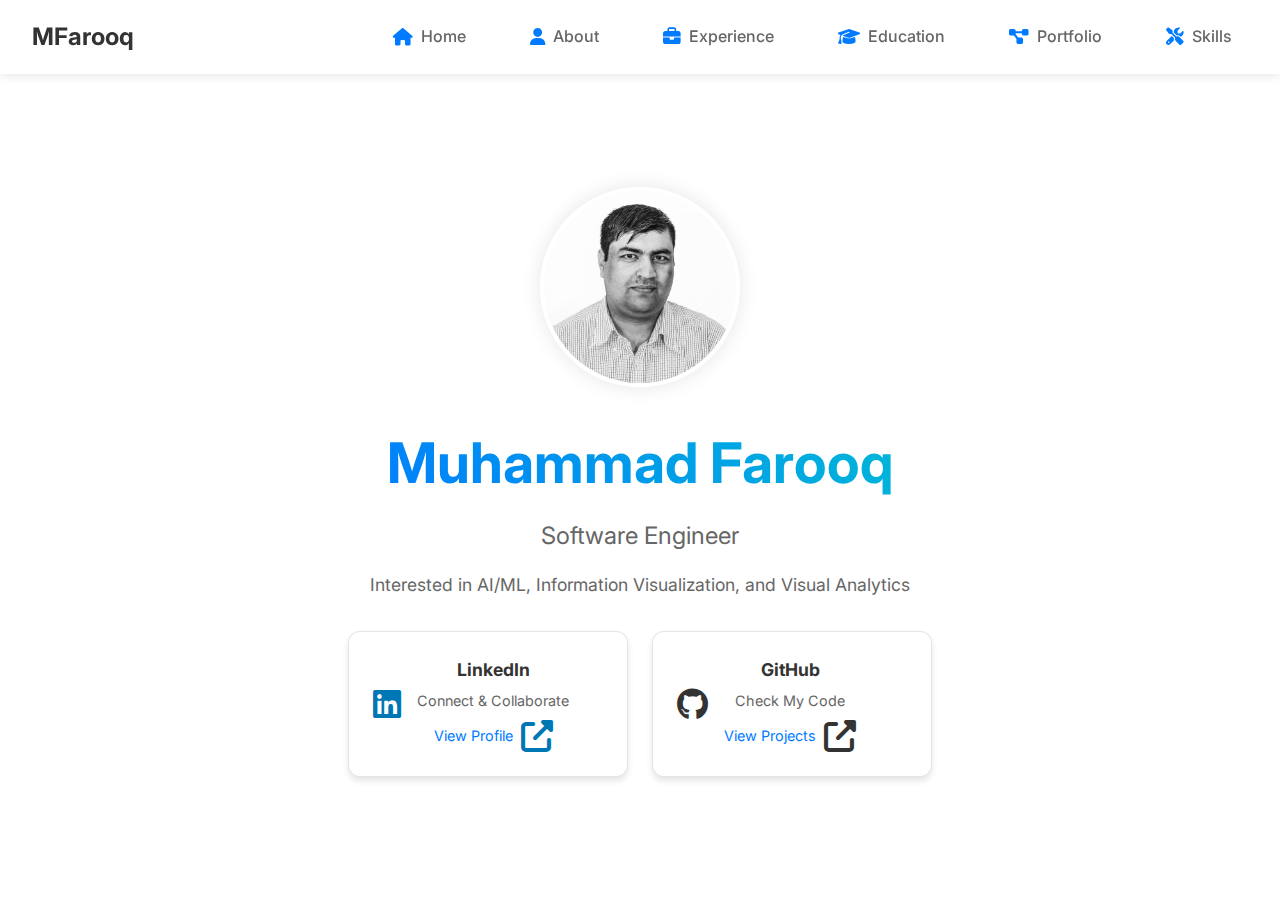
<file: index.html>
<!DOCTYPE html>
<html lang="en">
  <head>
    <meta charset="UTF-8" />
    <meta name="viewport" content="width=device-width, initial-scale=1" />
    <title>Muhammad Farooq - Software Engineer</title>
    <meta name="description" content="Personal portfolio of Muhammad Farooq - Software Engineer" />
    
    <!-- Stylesheets -->
    <link rel="stylesheet" href="css/main.css" />
    <link rel="stylesheet" href="css/index.css" />
    <link rel="stylesheet" href="https://cdnjs.cloudflare.com/ajax/libs/font-awesome/6.5.1/css/all.min.css" />
    
    <!-- Optional: Add Google Fonts -->
    <link href="https://fonts.googleapis.com/css2?family=Inter:wght@400;500;600;700&display=swap" rel="stylesheet">
  </head>
  <body>
    <!-- Modern NavBar -->
    <nav class="navbar">
      <div class="nav-brand">
        <a href="/">MFarooq</a>
      </div>
      
      <div class="nav-toggle" id="nav-toggle">
        <i class="fas fa-bars"></i>
      </div>

      <div class="nav-menu" id="nav-menu">
        <div class="nav-list">
          <a href="/" class="nav-link active">
            <i class="fas fa-home"></i>
            <span>Home</span>
          </a>
          <a href="https://www.linkedin.com/in/MFarooqRajput/" class="nav-link" target="_blank">
            <i class="fas fa-user"></i>
            <span>About</span>
          </a>
          <a href="https://www.linkedin.com/in/mfarooqrajput/details/experience/" class="nav-link" target="_blank">
            <i class="fas fa-briefcase"></i>
            <span>Experience</span>
          </a>
          <a href="https://www.linkedin.com/in/mfarooqrajput/details/education/" class="nav-link" target="_blank">
            <i class="fas fa-graduation-cap"></i>
            <span>Education</span>
          </a>
          <a href="portfolio.html" class="nav-link">
            <i class="fas fa-project-diagram"></i>
            <span>Portfolio</span>
          </a>
          <a href="skills.html" class="nav-link">
            <i class="fas fa-tools"></i>
            <span>Skills</span>
          </a>
        </div>
      </div>
    </nav>

    <!-- Hero Section -->
    <section class="hero" id="home">
      <div class="hero-container">
        <div class="hero-content">
          <div class="profile-image">
            <img src="assets/images/profile.jpg" alt="Muhammad Farooq" />
          </div>
          <h1 class="hero-title">Muhammad Farooq</h1>
          <p class="hero-subtitle">Software Engineer</p>
          <p class="hero-text">Interested in AI/ML, Information Visualization, and Visual Analytics</p>
          
          <!-- Professional Profiles Section -->
          <div class="professional-profiles">
            <div class="profile-card linkedin">
              <i class="fab fa-linkedin"></i>
              <div class="profile-info">
                <h3>LinkedIn</h3>
                <p>Connect & Collaborate</p>
                <a href="https://www.linkedin.com/in/MFarooqRajput/" target="_blank" class="profile-link">
                  View Profile <i class="fas fa-external-link-alt"></i>
                </a>
              </div>
            </div>
            
            <div class="profile-card github">
              <i class="fab fa-github"></i>
              <div class="profile-info">
                <h3>GitHub</h3>
                <p>Check My Code</p>
                <a href="https://www.github.com/MFarooqRajput" target="_blank" class="profile-link">
                  View Projects <i class="fas fa-external-link-alt"></i>
                </a>
              </div>
            </div>
          </div>
        </div>
      </div>
    </section>

    <!-- Scripts -->
    <script src="js/main.js"></script>
  </body>
</html>
</file>
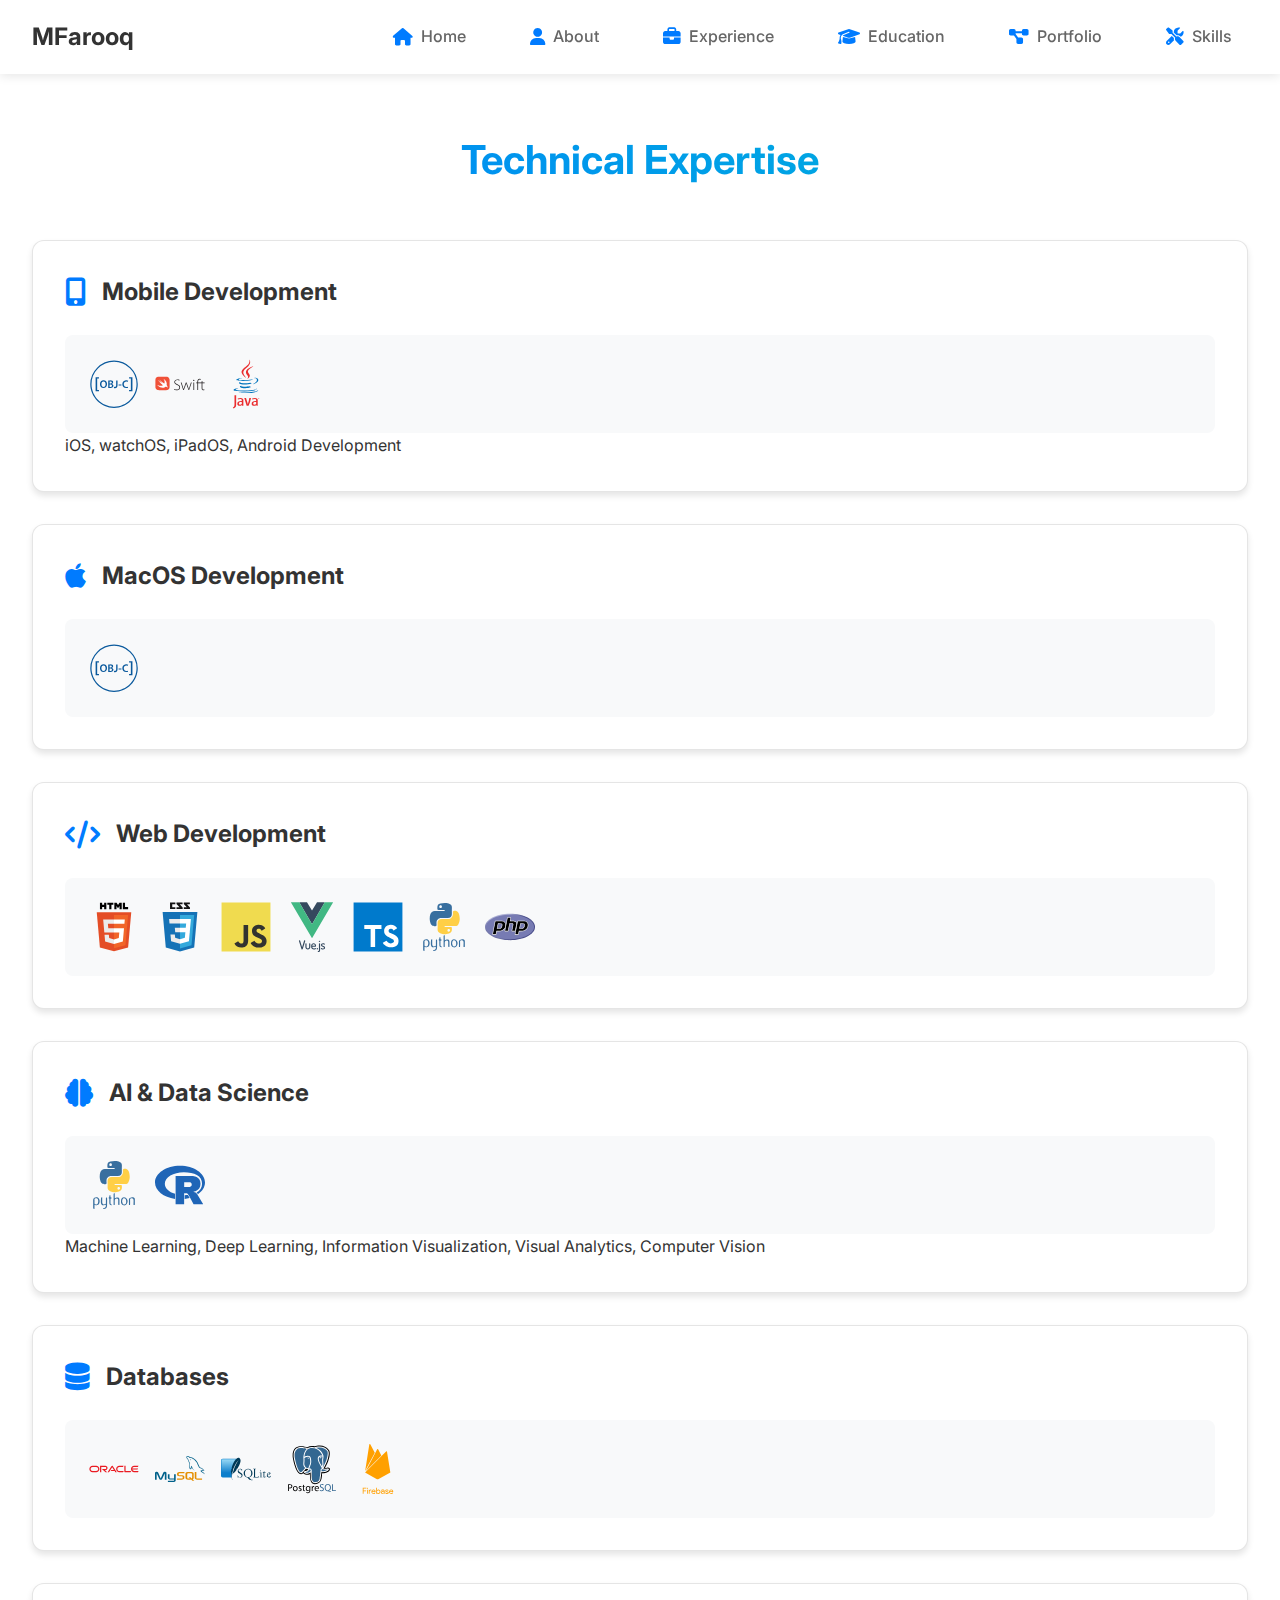
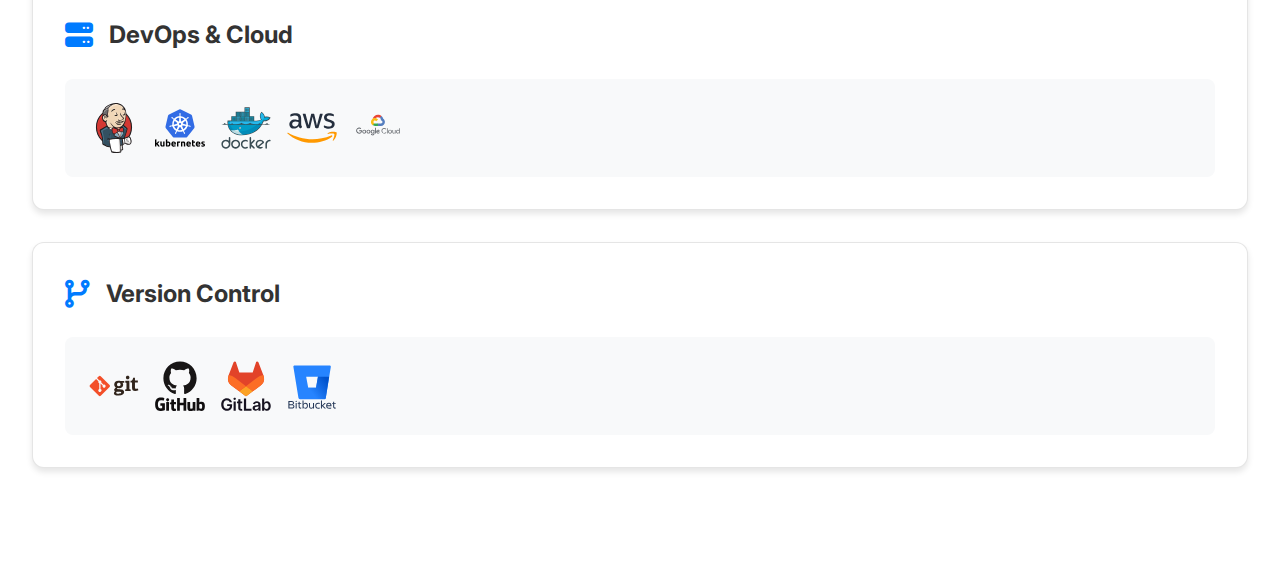
<file: skills.html>
<!DOCTYPE html>
<html lang="en">
  <head>
    <meta charset="UTF-8" />
    <meta name="viewport" content="width=device-width, initial-scale=1" />
    <title>Muhammad Farooq - Skills</title>
    <meta name="description" content="Skills and expertise of Muhammad Farooq - Software Engineer" />
    
    <!-- Stylesheets -->
    <link rel="stylesheet" href="css/main.css" />
    <link rel="stylesheet" href="css/skills.css" />
    <link rel="stylesheet" href="https://cdnjs.cloudflare.com/ajax/libs/font-awesome/6.5.1/css/all.min.css" />
    <link href="https://fonts.googleapis.com/css2?family=Inter:wght@400;500;600;700&display=swap" rel="stylesheet">
  </head>
  <body>
    <!-- Modern NavBar -->
    <nav class="navbar">
      <div class="nav-brand">
        <a href="/">MFarooq</a>
      </div>
      
      <div class="nav-toggle" id="nav-toggle">
        <i class="fas fa-bars"></i>
      </div>

      <div class="nav-menu" id="nav-menu">
        <div class="nav-list">
          <a href="/" class="nav-link">
            <i class="fas fa-home"></i>
            <span>Home</span>
          </a>
          <a href="https://www.linkedin.com/in/MFarooqRajput/" class="nav-link" target="_blank">
            <i class="fas fa-user"></i>
            <span>About</span>
          </a>
          <a href="https://www.linkedin.com/in/mfarooqrajput/details/experience/" class="nav-link" target="_blank">
            <i class="fas fa-briefcase"></i>
            <span>Experience</span>
          </a>
          <a href="https://www.linkedin.com/in/mfarooqrajput/details/education/" class="nav-link" target="_blank">
            <i class="fas fa-graduation-cap"></i>
            <span>Education</span>
          </a>
          <a href="portfolio.html" class="nav-link">
            <i class="fas fa-project-diagram"></i>
            <span>Portfolio</span>
          </a>
          <a href="skills.html" class="nav-link active">
            <i class="fas fa-tools"></i>
            <span>Skills</span>
          </a>
        </div>
      </div>
    </nav>

    <!-- Skills Section -->
    <section class="skills-section">
      <div class="container">
        <h1 class="section-title">Technical Expertise</h1>
        
        <!-- Mobile Development -->
        <div class="skill-category">
          <div class="skill-header">
            <i class="fas fa-mobile-alt"></i>
            <h2>Mobile Development</h2>
          </div>
          <div class="skill-content">
            <div class="tech-stack">
              <img src="assets/images/icons/devicons/objectivec-plain.svg" alt="Objective-C" title="Objective-C" />
              <img src="assets/images/icons/devicons/swift-original-wordmark.svg" alt="Swift" title="Swift" />
              <img src="assets/images/icons/devicons/java-original-wordmark.svg" alt="Java" title="Java" />
            </div>
            <p class="skill-description">iOS, watchOS, iPadOS, Android Development</p>
          </div>
        </div>

        <!-- MacOS Development -->
        <div class="skill-category">
          <div class="skill-header">
            <i class="fab fa-apple"></i>
            <h2>MacOS Development</h2>
          </div>
          <div class="skill-content">
            <div class="tech-stack">
              <img src="assets/images/icons/devicons/objectivec-plain.svg" alt="Objective-C" title="Objective-C" />
            </div>
          </div>
        </div>

        <!-- Web Development -->
        <div class="skill-category">
          <div class="skill-header">
            <i class="fas fa-code"></i>
            <h2>Web Development</h2>
          </div>
          <div class="skill-content">
            <div class="tech-stack">
              <img src="assets/images/icons/devicons/html5-original-wordmark.svg" alt="HTML5" title="HTML5" />
              <img src="assets/images/icons/devicons/css3-original-wordmark.svg" alt="CSS3" title="CSS3" />
              <img src="assets/images/icons/devicons/javascript-original.svg" alt="JavaScript" title="JavaScript" />
              <img src="assets/images/icons/devicons/vuejs-original-wordmark.svg" alt="Vue.js" title="Vue.js" />
              <img src="assets/images/icons/devicons/typescript-original.svg" alt="TypeScript" title="TypeScript" />
              <img src="assets/images/icons/devicons/python-original-wordmark.svg" alt="Python" title="Python" />
              <img src="assets/images/icons/devicons/php-original.svg" alt="PHP" title="PHP" />
            </div>
          </div>
        </div>

        <!-- AI & ML -->
        <div class="skill-category">
          <div class="skill-header">
            <i class="fas fa-brain"></i>
            <h2>AI & Data Science</h2>
          </div>
          <div class="skill-content">
            <div class="tech-stack">
              <img src="assets/images/icons/devicons/python-original-wordmark.svg" alt="Python" title="Python" />
              <img src="assets/images/icons/devicons/r-plain.svg" alt="R" title="R" />
            </div>
            <p class="skill-description">Machine Learning, Deep Learning, Information Visualization, Visual Analytics, Computer Vision</p>
          </div>
        </div>

        <!-- Databases -->
        <div class="skill-category">
          <div class="skill-header">
            <i class="fas fa-database"></i>
            <h2>Databases</h2>
          </div>
          <div class="skill-content">
            <div class="tech-stack">
              <img src="assets/images/icons/devicons/oracle-original.svg" alt="Oracle" title="Oracle" />
              <img src="assets/images/icons/devicons/mysql-original-wordmark.svg" alt="MySQL" title="MySQL" />
              <img src="assets/images/icons/devicons/sqlite-original-wordmark.svg" alt="SQLite" title="SQLite" />
              <img src="assets/images/icons/devicons/postgresql-original-wordmark.svg" alt="PostgreSQL" title="PostgreSQL" />
              <img src="assets/images/icons/devicons/firebase-plain-wordmark.svg" alt="Firebase" title="Firebase" />
            </div>
          </div>
        </div>

        <!-- DevOps -->
        <div class="skill-category">
          <div class="skill-header">
            <i class="fas fa-server"></i>
            <h2>DevOps & Cloud</h2>
          </div>
          <div class="skill-content">
            <div class="tech-stack">
              <img src="assets/images/icons/devicons/jenkins-original.svg" alt="Jenkins" title="Jenkins" />
              <img src="assets/images/icons/devicons/kubernetes-original-wordmark.svg" alt="Kubernetes" title="Kubernetes" />
              <img src="assets/images/icons/devicons/docker-original-wordmark.svg" alt="Docker" title="Docker" />
              <img src="assets/images/icons/devicons/amazonwebservices-original-wordmark.svg" alt="AWS" title="AWS" />
              <img src="assets/images/icons/devicons/googlecloud-original-wordmark.svg" alt="Google Cloud" title="Google Cloud" />
            </div>
          </div>
        </div>

        <!-- Version Control -->
        <div class="skill-category">
          <div class="skill-header">
            <i class="fas fa-code-branch"></i>
            <h2>Version Control</h2>
          </div>
          <div class="skill-content">
            <div class="tech-stack">
              <img src="assets/images/icons/devicons/git-original-wordmark.svg" alt="Git" title="Git" />
              <img src="assets/images/icons/devicons/github-original-wordmark.svg" alt="GitHub" title="GitHub" />
              <img src="assets/images/icons/devicons/gitlab-original-wordmark.svg" alt="GitLab" title="GitLab" />
              <img src="assets/images/icons/devicons/bitbucket-original-wordmark.svg" alt="Bitbucket" title="Bitbucket" />
            </div>
          </div>
        </div>
      </div>
    </section>

    <!-- Scripts -->
    <script src="js/main.js"></script>
  </body>
</html>
</file>
<file: css/index.css>
/* ==========================================================================
   Home Page Hero Section
   ========================================================================== */

/* Main hero section container */
.hero {
  min-height: 100vh;
  display: flex;
  align-items: center;
  justify-content: center;
  padding: 6rem 2rem 2rem;
  background: #fff;
}

/* Hero content container */
.hero-container {
  max-width: 1200px;
  margin: 0 auto;
  text-align: center;
}

/* Profile image container */
.profile-image {
  width: 200px;
  height: 200px;
  margin: 0 auto 2rem;
  border-radius: 50%;
  overflow: hidden;
  border: 4px solid #fff;
  box-shadow: 0 0 20px rgba(0,0,0,0.1);
}

/* Profile image styling */
.profile-image img {
  width: 100%;
  height: 100%;
  object-fit: cover;
}

/* Hero title with gradient effect */
.hero-title {
  font-size: 3.5rem;
  font-weight: 700;
  margin-bottom: 0.5rem;
  background: linear-gradient(45deg, #007bff, #00bcd4);
  -webkit-background-clip: text;
  -webkit-text-fill-color: transparent;
}

/* Hero subtitle */
.hero-subtitle {
  font-size: 1.5rem;
  color: #666;
  margin-bottom: 1rem;
}

/* Hero description text */
.hero-text {
  max-width: 600px;
  margin: 0 auto 2rem;
  font-size: 1.1rem;
  color: #666;
}

/* ==========================================================================
   Professional Profiles Section
   ========================================================================== */

/* Profiles container */
.professional-profiles {
  display: flex;
  gap: 1.5rem;
  justify-content: center;
  margin-top: 2rem;
  flex-wrap: wrap;
}

/* Individual profile card */
.profile-card {
  background: #fff;
  padding: 1.5rem;
  border-radius: 12px;
  display: flex;
  align-items: center;
  gap: 1rem;
  width: 280px;
  transition: all 0.3s ease;
  border: 1px solid rgba(0, 0, 0, 0.1);
  box-shadow: 0 4px 6px rgba(0, 0, 0, 0.1);
}

/* Profile card hover effect */
.profile-card:hover {
  transform: translateY(-5px);
  box-shadow: 0 10px 20px rgba(0, 0, 0, 0.1);
}

/* Profile card icons */
.profile-card i {
  font-size: 2rem;
}

/* LinkedIn icon color */
.profile-card.linkedin i {
  color: #0077b5;
}

/* GitHub icon color */
.profile-card.github i {
  color: #333;
}

/* Profile info heading */
.profile-info h3 {
  font-size: 1.1rem;
  margin-bottom: 0.25rem;
  color: #333;
}

/* Profile info text */
.profile-info p {
  font-size: 0.9rem;
  color: #666;
  margin-bottom: 0.5rem;
}

/* Profile link styling */
.profile-link {
  display: inline-flex;
  align-items: center;
  gap: 0.5rem;
  font-size: 0.9rem;
  color: #007bff;
  text-decoration: none;
  transition: color 0.3s ease;
}

/* Profile link hover effect */
.profile-link:hover {
  color: #0056b3;
}

/* ==========================================================================
   Responsive Design
   ========================================================================== */

/* Mobile styles */
@media screen and (max-width: 768px) {
  /* Adjust hero title size */
  .hero-title {
    font-size: 2.5rem;
  }
  
  /* Adjust hero subtitle size */
  .hero-subtitle {
    font-size: 1.2rem;
  }
  
  /* Adjust profile image size */
  .profile-image {
    width: 150px;
    height: 150px;
  }
  
  /* Stack profile cards vertically */
  .professional-profiles {
    flex-direction: column;
    align-items: center;
  }
  
  /* Adjust profile card width */
  .profile-card {
    width: 100%;
    max-width: 300px;
  }
}
</file>
<file: css/skills.css>
/* ==========================================================================
   Skills Page Layout
   ========================================================================== */

/* Main skills section container */
.skills-section {
  padding: 8rem 2rem 4rem;
  min-height: 100vh;
  background: #fff;
}

/* Section title with gradient effect */
.section-title {
  text-align: center;
  font-size: 2.5rem;
  margin-bottom: 3rem;
  background: linear-gradient(45deg, #007bff, #00bcd4);
  -webkit-background-clip: text;
  -webkit-text-fill-color: transparent;
}

/* ==========================================================================
   Skill Categories
   ========================================================================== */

/* Individual skill category card */
.skill-category {
  background: #fff;
  padding: 2rem;
  margin-bottom: 2rem;
  border-radius: 12px;
  border: 1px solid rgba(0, 0, 0, 0.1);
  box-shadow: 0 4px 6px rgba(0, 0, 0, 0.1);
  transition: all 0.3s ease;
}

/* Skill category hover effect */
.skill-category:hover {
  transform: translateY(-5px);
  box-shadow: 0 10px 20px rgba(0, 0, 0, 0.1);
}

/* Skill category header */
.skill-header {
  display: flex;
  align-items: center;
  gap: 1rem;
  margin-bottom: 1.5rem;
}

/* Skill category icon */
.skill-header i {
  font-size: 1.75rem;
  color: #007bff;
}

/* Skill category title */
.skill-header h2 {
  font-size: 1.5rem;
  color: #333;
  margin: 0;
}

/* ==========================================================================
   Technology Stack
   ========================================================================== */

/* Technology stack container */
.tech-stack {
  display: flex;
  flex-wrap: wrap;
  gap: 1rem;
  margin-top: 1rem;
}

/* Technology stack icons */
.tech-stack img {
  width: 50px;
  height: 50px;
  object-fit: contain;
  transition: transform 0.3s ease;
}

/* Technology stack icon hover effect */
.tech-stack img:hover {
  transform: scale(1.1);
}

/* ==========================================================================
   Responsive Design
   ========================================================================== */

/* Mobile styles */
@media screen and (max-width: 768px) {
  /* Adjust section padding */
  .skills-section {
    padding: 6rem 1rem 2rem;
  }
  
  /* Adjust section title size */
  .section-title {
    font-size: 2rem;
  }
  
  /* Adjust skill category padding */
  .skill-category {
    padding: 1.5rem;
  }
  
  /* Center tech stack icons */
  .tech-stack {
    justify-content: center;
  }
  
  /* Adjust tech stack icon size */
  .tech-stack img {
    width: 40px;
    height: 40px;
  }
}
</file>
<file: css/main.css>
/* ==========================================================================
   Base Styles & Reset
   ========================================================================== */

/* Reset default browser styles */
* {
  margin: 0;
  padding: 0;
  box-sizing: border-box;
}

/* Base styles for the entire site */
body {
  font-family: 'Inter', -apple-system, BlinkMacSystemFont, 'Segoe UI', Roboto, Oxygen,
    Ubuntu, Cantarell, 'Open Sans', 'Helvetica Neue', sans-serif;
  line-height: 1.6;
  color: #333;
  background: #fff;
}

/* ==========================================================================
   Navigation Bar
   ========================================================================== */

/* Main navbar container */
.navbar {
  position: fixed;
  top: 0;
  left: 0;
  width: 100%;
  background: rgba(255, 255, 255, 0.95);
  backdrop-filter: blur(10px);
  box-shadow: 0 2px 10px rgba(0, 0, 0, 0.1);
  padding: 1rem 2rem;
  display: flex;
  justify-content: space-between;
  align-items: center;
  z-index: 1000;
}

/* Brand/logo styling */
.nav-brand a {
  font-size: 1.5rem;
  font-weight: 700;
  color: #333;
  text-decoration: none;
  transition: color 0.3s ease;
}

.nav-brand a:hover {
  color: #007bff;
}

/* Navigation menu container */
.nav-menu {
  display: flex;
  align-items: center;
}

/* Navigation list */
.nav-list {
  display: flex;
  gap: 2rem;
}

/* Navigation links */
.nav-link {
  display: flex;
  align-items: center;
  gap: 0.5rem;
  color: #666;
  text-decoration: none;
  font-weight: 500;
  transition: all 0.3s ease;
  padding: 0.5rem 1rem;
  border-radius: 8px;
}

/* Navigation link icons */
.nav-link i {
  font-size: 1.1rem;
  color: #007bff;
}

/* Navigation link hover and active states */
.nav-link:hover,
.nav-link.active {
  color: #007bff;
  background: rgba(0, 123, 255, 0.1);
}

/* Mobile menu toggle button */
.nav-toggle {
  display: none;
  font-size: 1.5rem;
  cursor: pointer;
  color: #333;
}

/* ==========================================================================
   Responsive Design
   ========================================================================== */

/* Mobile styles */
@media screen and (max-width: 768px) {
  /* Show mobile menu toggle */
  .nav-toggle {
    display: block;
  }
  
  /* Mobile menu positioning */
  .nav-menu {
    position: fixed;
    top: 70px;
    left: 0;
    width: 100%;
    background: rgba(255, 255, 255, 0.98);
    padding: 1rem;
    box-shadow: 0 2px 10px rgba(0, 0, 0, 0.1);
    display: none;
  }
  
  /* Show mobile menu when active */
  .nav-menu.show {
    display: block;
  }
  
  /* Stack navigation items vertically on mobile */
  .nav-list {
    flex-direction: column;
    gap: 1rem;
  }
  
  /* Adjust link padding for mobile */
  .nav-link {
    padding: 0.75rem 1rem;
  }
}

/* Home Page Styles */
.hero {
  min-height: 100vh;
  display: flex;
  align-items: center;
  justify-content: center;
  padding: 6rem 2rem 2rem;
  background: #fff;
}

.hero-container {
  max-width: 1200px;
  margin: 0 auto;
  text-align: center;
}

.profile-image {
  width: 200px;
  height: 200px;
  margin: 0 auto 2rem;
  border-radius: 50%;
  overflow: hidden;
  border: 4px solid #fff;
  box-shadow: 0 0 20px rgba(0,0,0,0.1);
}

.profile-image img {
  width: 100%;
  height: 100%;
  object-fit: cover;
}

.hero-title {
  font-size: 3.5rem;
  font-weight: 700;
  margin-bottom: 0.5rem;
  background: linear-gradient(45deg, #007bff, #00bcd4);
  -webkit-background-clip: text;
  -webkit-text-fill-color: transparent;
}

.hero-subtitle {
  font-size: 1.5rem;
  color: #666;
  margin-bottom: 1rem;
}

.hero-text {
  max-width: 600px;
  margin: 0 auto 2rem;
  font-size: 1.1rem;
  color: #666;
}

/* Profile Cards */
.professional-profiles {
  display: flex;
  gap: 1.5rem;
  justify-content: center;
  margin-top: 2rem;
  flex-wrap: wrap;
}

.profile-card {
  background: #fff;
  padding: 1.5rem;
  border-radius: 12px;
  display: flex;
  align-items: center;
  gap: 1rem;
  width: 280px;
  transition: all 0.3s ease;
  border: 1px solid rgba(0, 0, 0, 0.1);
  box-shadow: 0 4px 6px rgba(0, 0, 0, 0.1);
}

.profile-card:hover {
  transform: translateY(-5px);
  box-shadow: 0 10px 20px rgba(0, 0, 0, 0.1);
}

.profile-card i {
  font-size: 2rem;
}

.profile-card.linkedin i {
  color: #0077b5;
}

.profile-card.github i {
  color: #333;
}

.profile-info h3 {
  font-size: 1.1rem;
  margin-bottom: 0.25rem;
  color: #333;
}

.profile-info p {
  font-size: 0.9rem;
  color: #666;
  margin-bottom: 0.5rem;
}

.profile-link {
  display: inline-flex;
  align-items: center;
  gap: 0.5rem;
  font-size: 0.9rem;
  color: #007bff;
  text-decoration: none;
  transition: color 0.3s ease;
}

.profile-link:hover {
  color: #0056b3;
}

/* Skills Page Styles */
.skills-section {
  padding: 8rem 2rem 4rem;
  min-height: 100vh;
  background: #fff;
}

.section-title {
  text-align: center;
  font-size: 2.5rem;
  margin-bottom: 3rem;
  background: linear-gradient(45deg, #007bff, #00bcd4);
  -webkit-background-clip: text;
  -webkit-text-fill-color: transparent;
}

.skill-category {
  background: #fff;
  padding: 2rem;
  margin-bottom: 2rem;
  border-radius: 12px;
  border: 1px solid rgba(0, 0, 0, 0.1);
  box-shadow: 0 4px 6px rgba(0, 0, 0, 0.1);
  transition: all 0.3s ease;
}

.skill-category:hover {
  transform: translateY(-5px);
  box-shadow: 0 10px 20px rgba(0, 0, 0, 0.1);
}

.skill-header {
  display: flex;
  align-items: center;
  gap: 1rem;
  margin-bottom: 1.5rem;
}

.skill-header i {
  font-size: 1.75rem;
  color: #007bff;
}

.skill-header h2 {
  font-size: 1.5rem;
  color: #333;
  margin: 0;
}

.tech-stack {
  display: flex;
  flex-wrap: wrap;
  gap: 1.5rem;
  align-items: center;
  padding: 1.5rem;
  background: #f8f9fa;
  border-radius: 8px;
}

.tech-stack img {
  height: 50px;
  width: auto;
  transition: transform 0.3s ease;
}

.tech-stack img:hover {
  transform: translateY(-5px);
}
</file>
